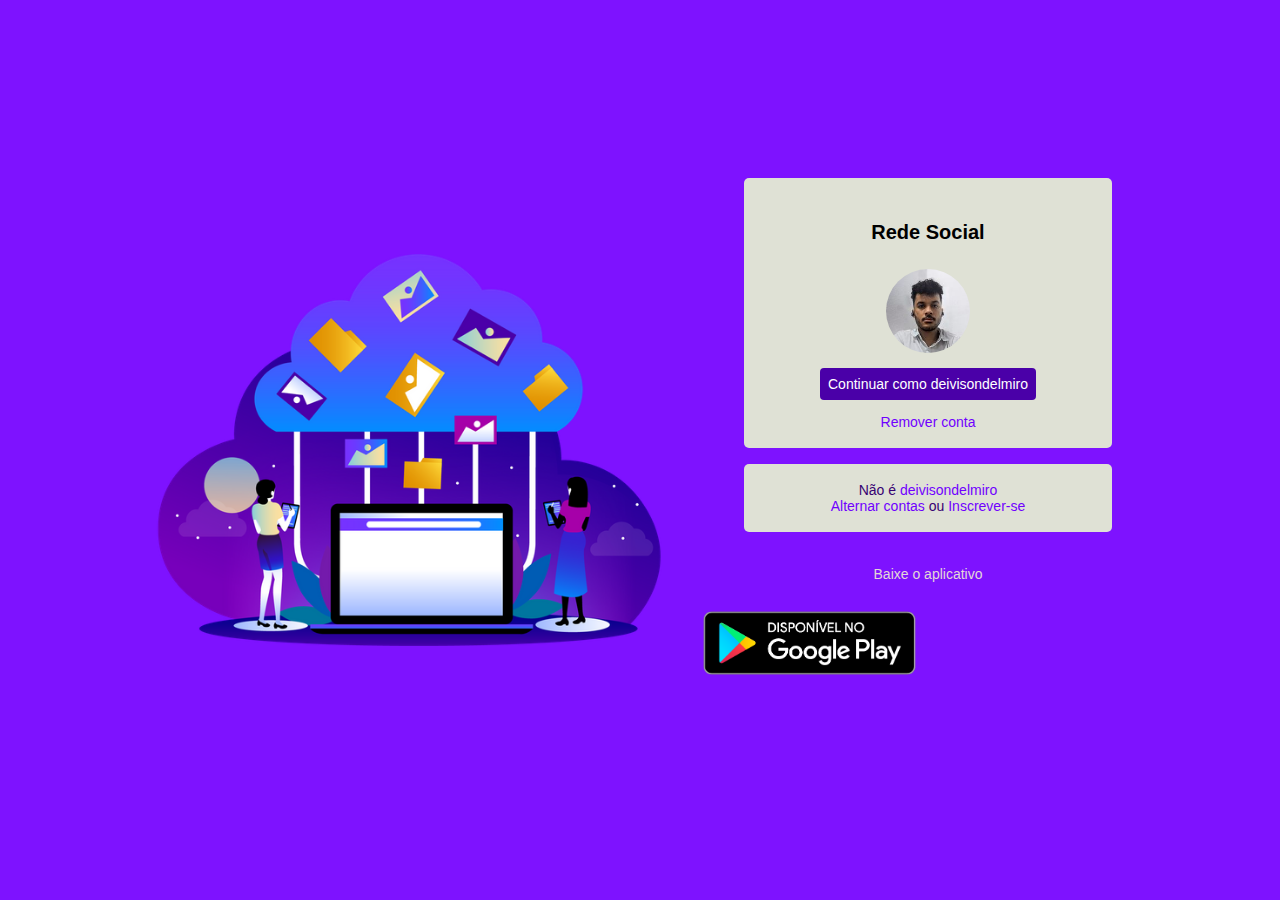
<file: index.html>
<!DOCTYPE html>
<html lang="pt-br">
<head>
    <meta charset="UTF-8">
    <meta http-equiv="X-UA-Compatible" content="IE=edge">
    <meta name="viewport" content="width=device-width, initial-scale=1.0">
    <title>Page login - basic</title>
    <link rel="stylesheet" href="style.css">
</head>
<body>
    <div class="wrapper">
        <div class="img-login">
            <img src="./assets/login-img.webp" alt="Ilustração de duas mulheres entre um notebook, em que há cartas saindo do notebook.">
        </div>

        <div class="continuar-login">
            <div class="group">
                <h1>Rede Social</h1>
                <div class="profile-photo"><img src="./assets/profile-perfil.jpg" alt="Foto de perfil"></div>
                <a href="#" class="social-login">Continuar como deivisondelmiro</a>
                <a href="#" class="social-logout">Remover conta</a>
            </div>

            <div class="group">
                <p class="not-account">Não é <a href="#">deivisondelmiro</a></p>
                <p class="not-account">
                    <span class="logout-change"><a href="#" target="_blank">Alternar contas</span></a>
                    ou
                    <span class="logout-change"></span><a href="#" target="_blank">Inscrever-se</a></span>
                </p>
            </div>

            <div class="get-the-app">
                <p class="get-app">Baixe o aplicativo</p>
                <div class="download">
                    <a href="#" class="app-download"></a><a href="#" class="app-download"></a>
                </div>
            </div>
        </div>
    </div>
</body>
</htm
</file>
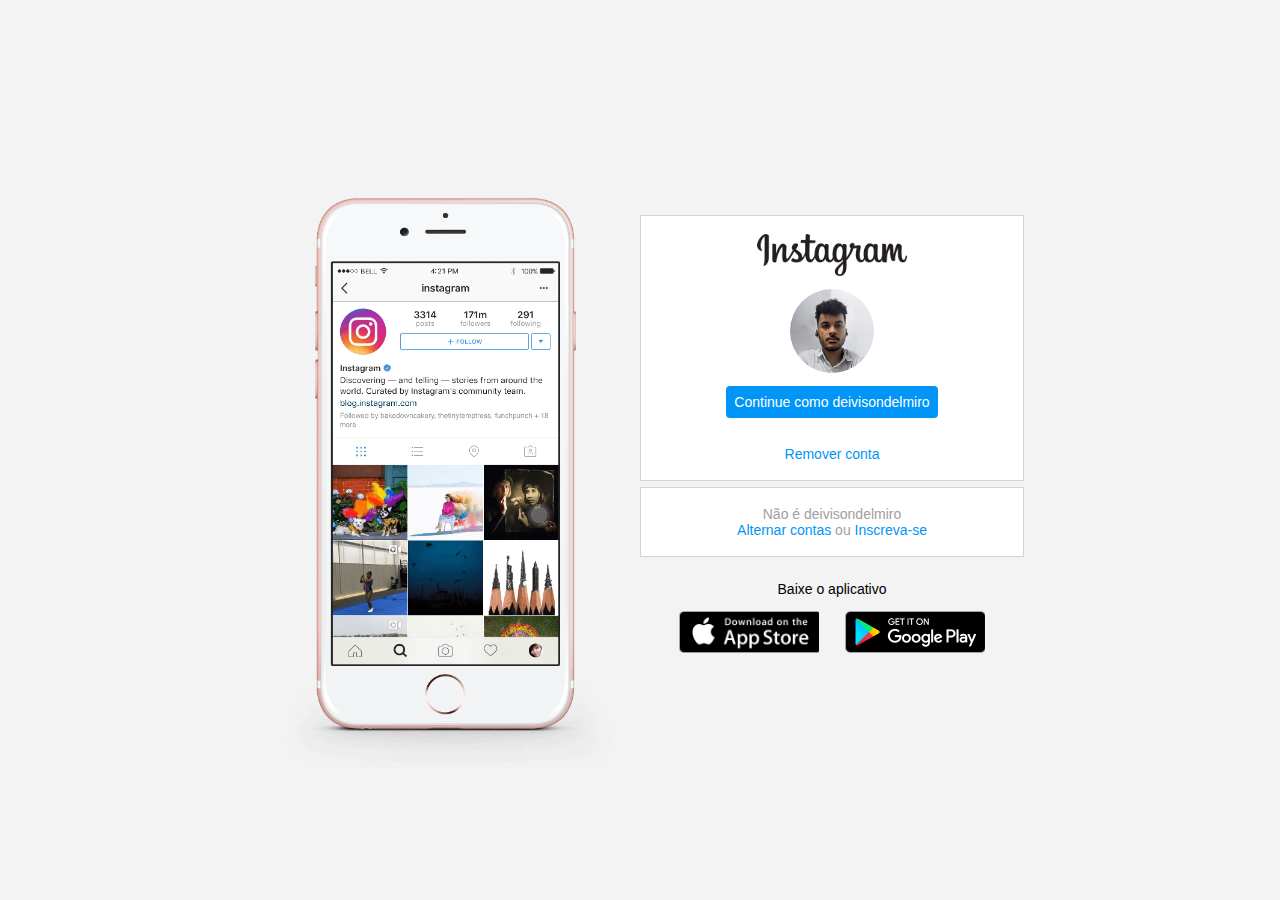
<file: original/index.html>
<!DOCTYPE html>
<html lang="pt-br">
<head>
    <meta charset="UTF-8">
    <meta http-equiv="X-UA-Compatible" content="IE=edge">
    <meta name="viewport" content="width=device-width, initial-scale=1.0">
    <title>Instagram</title>
    <link rel="stylesheet" href="style.css">
</head>
<body>
    <div class="instagram-wrapper">
        <div class="instagram-phone">
            <img src="assets/instagram-celular.png" alt="Celular">
        </div>
        <div class="instagram-continuar">
            <div class="group">
                <img src="assets/instagram-logo.png" class="instagram-logo" alt="Instagram logo">
                <div class="profile-photo">
                    <img src="assets/perfil-instagram.jpg" alt="Foto de perfil">
                </div>
                <a href="#" class="instagram-login">Continue como deivisondelmiro</a>
                <a href="#" class="instagram-logout">Remover conta</a>
            </div>
            <div class="group">
                <p class="not-account">Não é deivisondelmiro</p>
                <p class="not-account">
                    <span class="link-blue">Alternar contas</span>
                    ou
                    <span class="link-blue">Inscreva-se</span>
                </p>
            </div>
            <div class="get-the-app">
                <p class="get-app">Baixe o aplicativo</p>
                <div class="download">
                    <a href="#" class="app-download"></a><a href="#" class="app-download"></a>
                </div>
            </div>
        </div>
    </div>
</body>
</html>
</file>
<file: style.css>
* {
    padding: 0;
    margin: 0;
    box-sizing: border-box;
    text-decoration: none;
    font-family: sans-serif;
    font-size: 14px;
}

body {
    width: 100%;
    min-height: 100vh;
    background-color: rgba(116, 0, 255, 0.93);
    display: flex;
    margin: 0;
    padding: 0;
    justify-content: center;
}

.wrapper {
    display: flex;
    align-items: center;
    justify-content: center;
    width: 90%;
    height: 100vh;
}

.img-login {
    display: flex;
    align-items: center;
    justify-content: center;
    width: 50%;
}

.img-login img {
    height: 28rem;
}

.continuar-login {
    display: flex;
    align-items: center;
    justify-content: space-around;
    flex-direction: column;
    width: 40%;
    min-height: 40rem;
}

.group {
    display: flex;
    justify-content: space-between;
    align-items: center;
    flex-direction: column;
    background-color: rgb(223, 225, 213, 96);
    width: 80%;
    padding: 1.3rem 0;
    border-radius: 5px;
}

.group:nth-child(1) {
    min-height: 15rem;
}

h1 {
    font-size: 20px;
    padding: 25px;
}

.profile-photo {
    display: flex;
    justify-content: center;
    align-items: center;
    border-radius: 50%;
    overflow: hidden;
}

.profile-photo img {
    height: 6rem;
}

.social-login {
    background-color: rgb(74, 0, 168, 1);
    color: #ffffff;
    padding: 8px;
    border-radius: 4px;
    margin-top: 15px;
}

.social-logout {
    color:rgba(112, 0, 255, 1);
    margin-top: 1rem;
}

.not-account {
    color: rgb(55, 2, 114);
}

.not-account a {
    color: rgba(112, 0, 255, 1);
}

.logout-change {
    color: rgb(55, 2, 114);
}

.get-the-app {
    display: flex;
    flex-direction: column;
    align-items: center;
    justify-content: center;
    width: 100%;
    padding: 1.3rem 0;
    color: rgb(228, 215, 215);
}

.download {
    display: flex;
    width: 128%;
    justify-content: space-evenly;
    align-items: center;
    padding: 1rem;
}

.app-download {
    height: 5rem;
    width: 15rem;
    background-size: cover;
}

.app-download:nth-child(1) {
    background-image: url('./assets/google-play-badge.png');
    width: 228px;
    height: 94px;
}

.app-download:nth-child(2) {
    background-image: url('https://www.sm-castelobranco.pt/media/236334/appstore.png');
    width: 211px;
    height: 61px;
}

/* media queries */

@media (max-width: 1024px) {
    .wrapper {
        width: 115%;
    }

    .img-login img {
        width: 60vw;
        height: 50vh;
    }

    .continuar-login {
        min-height: 42rem;
    }

    .social-login {
        margin: 5px -5px;
    }

    .download {
        flex-wrap: wrap;
        padding-bottom: 5px;
    }

    .app-download:nth-child(1) {
        max-width: 194px;
        max-height: 67px;
    }

    .app-download:nth-child(2) {
        max-width: 174px;
        max-height: 50px;
    }
}

@media (max-width: 650px) {
    .wrapper {
        width: 115%;
    }

    .img-login {
        display: none;
    }

    .continuar {
        width: 100%;
    }

    .continuar-login {
        min-height: 37rem;
        width: 75vw;
    }

    .download {
        flex-wrap: nowrap;
        padding: 20px;
    }

    .app-download:nth-child(1) {
        max-height: 77px;
        max-width: 196px;
    }
}
</file>
<file: original/style.css>
* {
    padding: 0;
    margin: 0;
    box-sizing: border-box;
    text-decoration: none;
    font-family: sans-serif;
    font-size: 14px;
}

body {
    width: 100%;
    min-height: 100vh;
    background-color: rgb(243, 243, 243);
    margin: 0;
    padding: 0;
    display: flex;
    justify-content: center;
}

.instagram-wrapper {
    display: flex;
    align-items: center;
    justify-content: start;
    width: 60%;
    height: 100vh;
}

.instagram-phone {
    display: flex;
    align-items: center;
    justify-content: center;
    width: 50%;
}

.instagram-phone img {
    height: 46rem;
}

.instagram-continuar {
    display: flex;
    align-items: center; /* horizontal */
    justify-content: space-around; /* vertical */
    flex-direction: column;
    width: 50%;
    min-height: 34rem;
}

.group {
    display: flex;
    justify-content: space-between;
    align-items: center;
    flex-direction: column;
    background-color: #ffffff;
    width: 100%;
    padding: 1.3rem 0;
    border: 1px solid lightgray;
}

.group:nth-child(1) {
    min-height: 19rem;
}

.instagram-logo {
    height: 3rem;
}

.profile-photo {
    display: flex;
    justify-content: center;
    align-items: center;
    border-radius: 50%;
    overflow: hidden;
}

.profile-photo img {
    height: 6rem;
}

.instagram-login {
    background-color: #0095F6;
    color: #ffffff;
    padding: 8px;
    border-radius: 4px;
}

.instagram-logout {
    color: #0095F6;
    margin-top: 1rem;
}

.not-account {
    color: rgb(160, 160, 160);
}

.link-blue {
    color: #0095F6;
}

.get-the-app {
    display: flex;
    flex-direction: column;
    align-items: center;
    justify-content: center;
    width: 100%;
    padding: 1.3rem 0;
}

.download {
    display: flex;
    width: 100%;
    justify-content: space-evenly;
    align-items: center;
    padding: 1rem;
}

.app-download {
    height: 3rem;
    width: 10rem;
    background-size: cover;
}

.app-download:nth-child(1) {
    background-image: url('./assets/apple-button.png');
}

.app-download:nth-child(2) {
    background-image: url('./assets/googleplay-button.png');
}

/* media queries */

@media (max-width: 1024px) {
    .instagram-wrapper {
        width: 90%;
    }
}

@media (max-width: 650px) {
    body {
        background-color: #ffffff;
    }
    .instagram-wrapper {
        width: 90%;
    }

    .instagram-phone {
        display: none;;
    }

    .instagram-continuar {
        width: 100%;
    }

    .group {
        border: 1px solid transparent;
    }
}
</file>
